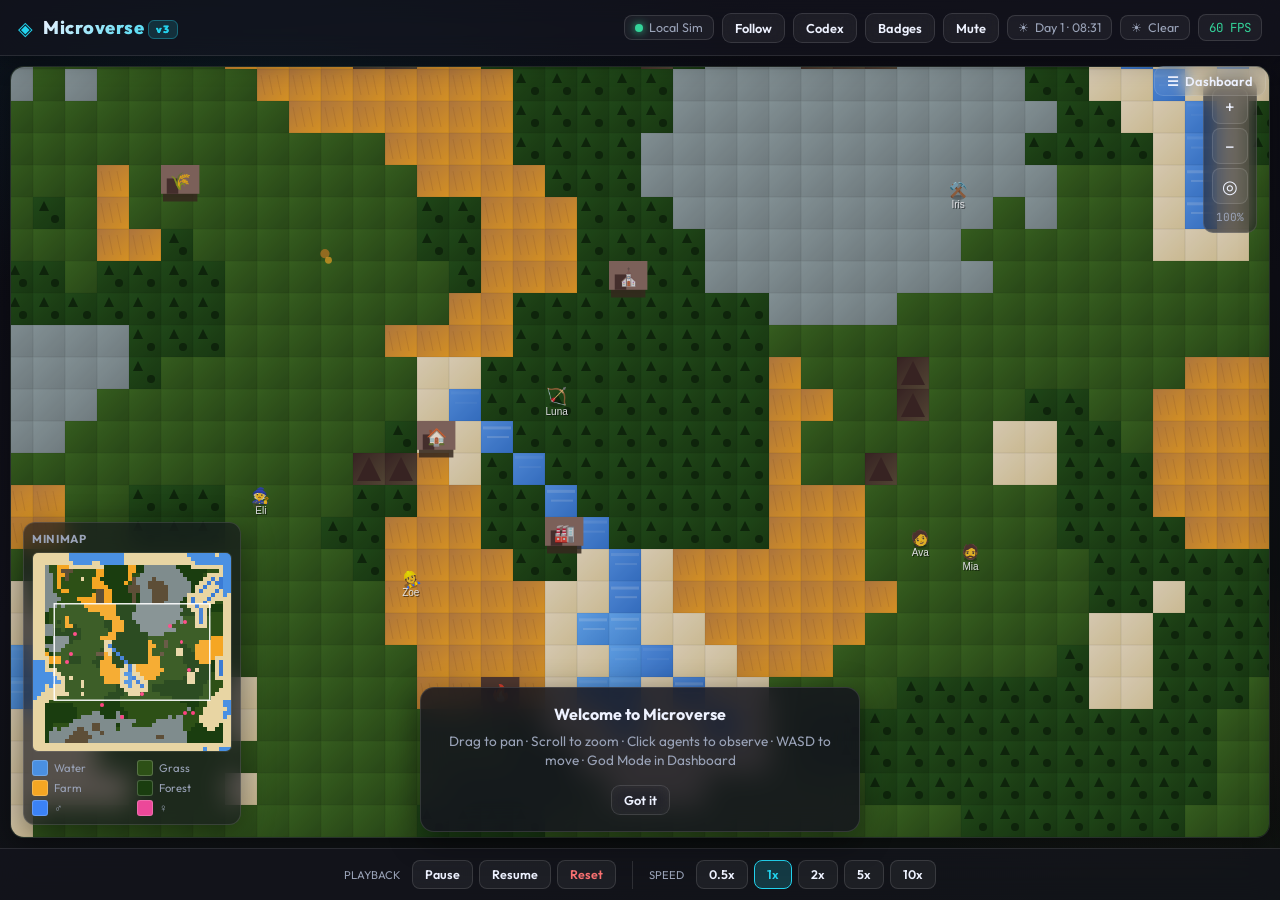
<file: microverse-frontend/index.html>
<!DOCTYPE html>
<html lang="en">
<head>
  <meta charset="UTF-8">
  <meta name="viewport" content="width=device-width, initial-scale=1.0, maximum-scale=1.0, user-scalable=no, viewport-fit=cover">
  <meta name="theme-color" content="#14141e">
  <title>Microverse — AI Civilization Simulation</title>
  <link rel="preconnect" href="https://fonts.googleapis.com">
  <link rel="preconnect" href="https://fonts.gstatic.com" crossorigin>
  <link href="https://fonts.googleapis.com/css2?family=Outfit:wght@400;600;700;800&family=JetBrains+Mono:wght@500&display=swap" rel="stylesheet">
  <link rel="stylesheet" href="style.css">
</head>
<body>
  <!-- Loading Screen -->
  <div id="loading-screen" aria-live="polite">
    <div class="loader-brand">MICROVERSE</div>
    <div class="loader-sub">Booting civilization systems…</div>
    <div class="loader-bar"><div id="loader-fill"></div></div>
    <div id="loader-pct">0%</div>
  </div>

  <!-- Glassmorphic Top Navbar -->
  <nav id="top-navbar" class="glass-nav" aria-label="Main navigation">
    <div class="nav-brand">
      <span class="nav-icon" aria-hidden="true">◈</span>
      <h1>Microverse <span class="nav-badge">v3</span></h1>
    </div>
    <div class="nav-tools">
      <div id="connection-status" class="nav-status" title="Simulation mode">
        <span id="status-dot" class="status-dot status-connected"></span>
        <span id="status-text">Local Sim</span>
      </div>
      <button id="follow-btn" class="glass-btn" title="Follow selected agent (F)">Follow</button>
      <button id="codex-btn" class="glass-btn" title="Open Codex">Codex</button>
      <button id="achievements-btn" class="glass-btn" title="Achievements">Badges</button>
      <button id="mute-btn" class="glass-btn" title="Toggle sound">Mute</button>
      <div id="world-clock" class="nav-clock" title="In-world time">
        <span id="clock-icon">☀</span>
        <span id="clock-text">Day 1 · 12:00</span>
      </div>
      <div id="world-weather" class="nav-weather" title="Weather">
        <span id="weather-icon">☁</span>
        <span id="weather-text">Clear</span>
      </div>
      <div id="fps-meter" class="nav-fps" title="Frames per second">60 FPS</div>
    </div>
  </nav>

  <button id="sidebar-toggle" class="glass-btn toggle-btn" aria-label="Toggle dashboard">
    <span class="tool-icon">☰</span>
    <span class="tool-text">Dashboard</span>
  </button>
  <div id="sidebar-backdrop"></div>

  <div id="app">
    <div id="game-wrapper">
      <div id="game-container">
        <canvas id="microverse-canvas" width="800" height="600"></canvas>
        <div id="zoom-controls">
          <button id="zoom-in-btn" title="Zoom In (+)">+</button>
          <button id="zoom-out-btn" title="Zoom Out (-)">−</button>
          <button id="zoom-center-btn" title="Center View">◎</button>
          <div id="zoom-level">100%</div>
        </div>
        <div id="minimap-container">
          <div id="minimap-header">Minimap</div>
          <canvas id="minimap-canvas" width="200" height="200"></canvas>
          <div id="minimap-legend">
            <span class="legend-item"><span class="legend-color" style="background:#4a90e2"></span>Water</span>
            <span class="legend-item"><span class="legend-color" style="background:#2d5016"></span>Grass</span>
            <span class="legend-item"><span class="legend-color" style="background:#f5a623"></span>Farm</span>
            <span class="legend-item"><span class="legend-color" style="background:#1a3d0f"></span>Forest</span>
            <span class="legend-item"><span class="legend-color" style="background:#3b82f6"></span>♂</span>
            <span class="legend-item"><span class="legend-color" style="background:#ec4899"></span>♀</span>
          </div>
        </div>
        <div id="tooltip" class="glass-tooltip" hidden></div>
      </div>
    </div>

    <aside id="sidebar" class="glass-drawer" aria-label="Dashboard">
      <div id="sidebar-header">
        <h2>Dashboard</h2>
        <button id="toggle-charts-btn" class="glass-btn" title="Toggle charts">Charts</button>
      </div>

      <div class="tabs-header">
        <button class="tab-btn active" data-tab="tab-overview">Overview</button>
        <button class="tab-btn" data-tab="tab-observer">Observer</button>
        <button class="tab-btn" data-tab="tab-godmode">God Mode</button>
      </div>

      <div id="charts-panel" class="collapsed">
        <div class="panel-header"><h3>Live Trends</h3></div>
        <div class="charts-grid">
          <div class="chart-card">
            <div class="chart-title">Population</div>
            <canvas id="chart-population" width="280" height="100"></canvas>
          </div>
          <div class="chart-card">
            <div class="chart-title">Happiness</div>
            <canvas id="chart-hunger" width="280" height="100"></canvas>
          </div>
          <div class="chart-card">
            <div class="chart-title">GDP</div>
            <canvas id="chart-wheat" width="280" height="100"></canvas>
          </div>
        </div>
      </div>

      <div id="tab-overview" class="tab-panel active">
        <div class="dashboard-grid">
          <div class="stat-card"><span class="label">Agents</span><span id="total-count" class="value">0</span></div>
          <div class="stat-card"><span class="label">Alive</span><span id="alive-count" class="value alive">0</span></div>
          <div class="stat-card"><span class="label">Season</span><span id="season-val" class="value">Spring</span></div>
          <div class="stat-card"><span class="label">Weather</span><span id="weather-val" class="value">Clear</span></div>
          <div class="stat-card"><span class="label">Wheat $</span><span id="wheat-price" class="value">1.0</span></div>
          <div class="stat-card"><span class="label">Wood $</span><span id="wood-price" class="value">1.0</span></div>
          <div class="stat-card"><span class="label">GDP</span><span id="gdp-val" class="value">0</span></div>
          <div class="stat-card"><span class="label">Happiness</span><span id="happy-val" class="value">0</span></div>
          <div class="stat-card"><span class="label">Tech</span><span id="tech-val" class="value">0</span></div>
          <div class="stat-card"><span class="label">Culture</span><span id="culture-val" class="value">0</span></div>
          <div class="stat-card"><span class="label">Tick</span><span id="tick-val" class="value">0</span></div>
          <div class="stat-card"><span class="label">Speed</span><span id="speed-val" class="value">1x</span></div>
        </div>
        <div id="event-log-section">
          <div id="event-log-header"><h3>Event Log</h3><button id="clear-log-btn" class="glass-btn">Clear</button></div>
          <ul id="event-log"></ul>
        </div>
      </div>

      <div id="tab-observer" class="tab-panel">
        <div id="observer-panel" class="observer-card">
          <h3 id="obs-name">Select an agent</h3>
          <p id="obs-thought" class="obs-thought">Click an agent on the map to observe their thoughts.</p>
          <div class="obs-needs" id="obs-needs"></div>
          <div class="obs-relations" id="obs-relations"></div>
          <div class="obs-memory" id="obs-memory"></div>
        </div>
      </div>

      <div id="tab-godmode" class="tab-panel">
        <div class="god-section">
          <h4 class="god-title">Weather</h4>
          <div class="god-btn-row">
            <button class="god-btn weather-btn" data-weather="clear">Clear</button>
            <button class="god-btn weather-btn" data-weather="rain">Rain</button>
            <button class="god-btn weather-btn" data-weather="snow">Snow</button>
            <button class="god-btn weather-btn" data-weather="storm">Storm</button>
            <button class="god-btn weather-btn" data-weather="fog">Fog</button>
          </div>
        </div>
        <div class="god-section">
          <h4 class="god-title">Seasons</h4>
          <div class="god-btn-row">
            <button class="god-btn season-btn" data-season="spring">Spring</button>
            <button class="god-btn season-btn" data-season="summer">Summer</button>
            <button class="god-btn season-btn" data-season="autumn">Autumn</button>
            <button class="god-btn season-btn" data-season="winter">Winter</button>
          </div>
        </div>
        <div class="god-section">
          <h4 class="god-title">Divine Acts</h4>
          <div class="god-btn-row">
            <button class="god-btn success" id="god-spawn">Spawn Agent</button>
            <button class="god-btn warn" id="god-disaster">Disaster</button>
            <button class="god-btn info" id="god-bless">Bless Selected</button>
            <button class="god-btn danger" id="god-curse">Curse Selected</button>
          </div>
        </div>
        <div class="god-section">
          <h4 class="god-title">Save / Load</h4>
          <div class="god-btn-row">
            <button class="god-btn" id="save-btn">Save Slot 0</button>
            <button class="god-btn" id="load-btn">Load Slot 0</button>
            <button class="god-btn" id="screenshot-btn">Screenshot</button>
          </div>
        </div>
        <div class="god-section">
          <h4 class="god-title">Creative</h4>
          <div class="god-btn-row">
            <button class="god-btn" id="new-world-btn">New World Seed</button>
            <button class="god-btn" id="challenge-btn">Daily Challenge</button>
            <button class="god-btn" id="director-btn">AI Director</button>
          </div>
        </div>
      </div>
    </aside>
  </div>

  <div id="control-panel">
    <div class="control-group">
      <span class="group-label">Playback</span>
      <button id="pause-btn" class="ctrl-btn">Pause</button>
      <button id="resume-btn" class="ctrl-btn">Resume</button>
      <button id="reset-btn" class="ctrl-btn danger">Reset</button>
    </div>
    <div class="divider"></div>
    <div class="control-group">
      <span class="group-label">Speed</span>
      <button class="speed-btn" data-speed="0.5">0.5x</button>
      <button class="speed-btn active" data-speed="1">1x</button>
      <button class="speed-btn" data-speed="2">2x</button>
      <button class="speed-btn" data-speed="5">5x</button>
      <button class="speed-btn" data-speed="10">10x</button>
    </div>
  </div>

  <!-- Codex -->
  <div id="codex-panel" class="glass-drawer" aria-label="Entity Codex" hidden>
    <div class="codex-header">
      <h3>Codex — <span id="codex-count">0</span> entities</h3>
      <button id="codex-close" class="glass-btn">✕</button>
    </div>
    <div id="codex-search">
      <input type="text" id="codex-filter" placeholder="Search entities…" autocomplete="off">
      <select id="codex-category">
        <option value="all">All</option>
        <option value="agents">Agents</option>
        <option value="wildlife">Wildlife</option>
        <option value="flora">Flora</option>
        <option value="structures">Structures</option>
        <option value="resources">Resources</option>
        <option value="events">Events</option>
      </select>
    </div>
    <div id="codex-grid"></div>
  </div>

  <!-- Achievements -->
  <div id="achievements-panel" class="glass-drawer" aria-label="Achievements" hidden>
    <div class="codex-header">
      <h3>Achievements</h3>
      <button id="achievements-close" class="glass-btn">✕</button>
    </div>
    <ul id="achievements-list"></ul>
  </div>

  <!-- Tutorial toast -->
  <div id="tutorial-toast" hidden>
    <strong>Welcome to Microverse</strong>
    <p>Drag to pan · Scroll to zoom · Click agents to observe · WASD to move · God Mode in Dashboard</p>
    <button id="tutorial-dismiss" class="glass-btn">Got it</button>
  </div>

  <script type="module" src="main.js"></script>
</body>
</html>
</file>
<file: microverse-frontend/style.css>
/* ============================================================
   MICROVERSE v3 — Glassmorphism + Atmosphere
   ============================================================ */

* { box-sizing: border-box; margin: 0; padding: 0; }

:root {
  --bg-deep: #0a0a12;
  --bg-glass: rgba(255, 255, 255, 0.05);
  --bg-glass-hover: rgba(255, 255, 255, 0.1);
  --border-glass: rgba(255, 255, 255, 0.12);
  --text-main: #eef2ff;
  --text-muted: #9aa3b8;
  --accent-cyan: #22d3ee;
  --accent-gold: #fbbf24;
  --accent-rose: #fb7185;
  --accent-emerald: #34d399;
  --nav-h: 56px;
  --ctrl-h: 52px;
  --shadow-glass: 0 8px 32px rgba(0, 0, 0, 0.45);
  --font-display: 'Outfit', 'Segoe UI', sans-serif;
  --font-mono: 'JetBrains Mono', ui-monospace, monospace;
}

html, body {
  height: 100%;
  width: 100%;
  overflow: hidden;
  font-family: var(--font-display);
  color: var(--text-main);
  background:
    radial-gradient(ellipse 80% 50% at 20% 10%, rgba(34, 211, 238, 0.08), transparent 50%),
    radial-gradient(ellipse 60% 40% at 90% 80%, rgba(251, 113, 133, 0.06), transparent 45%),
    linear-gradient(165deg, #0a0a12 0%, #12121c 50%, #0e1410 100%);
  -webkit-font-smoothing: antialiased;
  user-select: none;
}

#loading-screen {
  position: fixed; inset: 0; z-index: 9999;
  display: flex; flex-direction: column; align-items: center; justify-content: center;
  background: radial-gradient(circle at 50% 40%, #1a1a28, #06060c);
  transition: opacity 0.5s ease, visibility 0.5s;
}
#loading-screen.hide { opacity: 0; visibility: hidden; pointer-events: none; }
.loader-brand {
  font-size: clamp(2rem, 6vw, 3.2rem); font-weight: 800; letter-spacing: 0.35em;
  background: linear-gradient(135deg, var(--accent-cyan), var(--accent-gold));
  -webkit-background-clip: text; background-clip: text; color: transparent;
  animation: brandPulse 2s ease-in-out infinite;
}
.loader-sub { margin-top: 12px; color: var(--text-muted); font-size: 0.95rem; letter-spacing: 0.08em; }
.loader-bar {
  width: min(320px, 70vw); height: 6px; margin-top: 28px;
  background: rgba(255,255,255,0.08); border-radius: 99px; overflow: hidden;
}
#loader-fill {
  height: 100%; width: 0%;
  background: linear-gradient(90deg, var(--accent-cyan), var(--accent-gold));
  transition: width 0.2s ease; border-radius: 99px;
}
#loader-pct { margin-top: 10px; font-family: var(--font-mono); font-size: 0.8rem; color: var(--text-muted); }
@keyframes brandPulse { 0%,100%{opacity:1;transform:scale(1)} 50%{opacity:0.85;transform:scale(1.02)} }

.glass-nav {
  position: fixed; top: 0; left: 0; right: 0; height: var(--nav-h); z-index: 200;
  display: flex; align-items: center; justify-content: space-between;
  padding: 0 18px;
  background: rgba(20, 20, 30, 0.6);
  backdrop-filter: blur(12px);
  -webkit-backdrop-filter: blur(12px);
  border-bottom: 1px solid rgba(255, 255, 255, 0.1);
  box-shadow: 0 4px 24px rgba(0, 0, 0, 0.35);
}
.nav-brand { display: flex; align-items: center; gap: 10px; }
.nav-brand .nav-icon { color: var(--accent-cyan); font-size: 1.2rem; }
.nav-brand h1 {
  font-size: 1.15rem; font-weight: 800; letter-spacing: 0.04em;
  background: linear-gradient(135deg, #eef2ff, var(--accent-cyan));
  -webkit-background-clip: text; background-clip: text; color: transparent;
}
.nav-badge {
  font-size: 0.65rem; padding: 2px 7px; border-radius: 6px;
  background: rgba(34, 211, 238, 0.15); color: var(--accent-cyan);
  border: 1px solid rgba(34, 211, 238, 0.35); vertical-align: middle;
}
.nav-tools { display: flex; align-items: center; gap: 8px; flex-wrap: wrap; justify-content: flex-end; }
.nav-status, .nav-clock, .nav-weather, .nav-fps {
  display: inline-flex; align-items: center; gap: 6px;
  padding: 4px 10px; background: var(--bg-glass); border-radius: 8px;
  font-size: 0.78rem; border: 1px solid var(--border-glass); color: var(--text-muted);
}
.nav-fps { font-family: var(--font-mono); color: var(--accent-emerald); }
.status-dot { width: 8px; height: 8px; border-radius: 50%; }
.status-connected { background: var(--accent-emerald); box-shadow: 0 0 8px var(--accent-emerald); }
.status-connecting { background: var(--accent-gold); animation: pulse 1.2s infinite; }
.status-disconnected { background: #ef4444; }
@keyframes pulse { 0%,100%{opacity:1} 50%{opacity:0.4} }

.glass-btn {
  display: inline-flex; align-items: center; gap: 6px;
  padding: 6px 12px; border-radius: 9px; border: 1px solid var(--border-glass);
  background: var(--bg-glass); color: var(--text-main); cursor: pointer;
  font-family: var(--font-display); font-size: 0.8rem; font-weight: 600;
  transition: background 0.18s, border-color 0.18s, transform 0.15s;
  backdrop-filter: blur(8px);
}
.glass-btn:hover { background: var(--bg-glass-hover); border-color: rgba(255,255,255,0.25); transform: translateY(-1px); }
.glass-btn.active { background: rgba(34, 211, 238, 0.2); border-color: var(--accent-cyan); color: #fff; }

.toggle-btn {
  position: fixed; top: calc(var(--nav-h) + 10px); right: 14px; z-index: 150;
}
#sidebar-backdrop {
  display: none; position: fixed; inset: 0; background: rgba(0,0,0,0.45); z-index: 90;
}
#sidebar-backdrop.show { display: block; }

#app {
  position: fixed;
  top: var(--nav-h); left: 0; right: 0; bottom: var(--ctrl-h);
  display: flex; padding: 10px; gap: 10px; overflow: hidden;
}
#game-wrapper {
  flex: 1; min-width: 0; min-height: 0;
  display: flex; flex-direction: column;
}
#game-container {
  position: relative; flex: 1; min-height: 0; width: 100%;
  background: linear-gradient(145deg, rgba(10, 26, 14, 0.9), rgba(6, 12, 11, 0.95));
  border: 1px solid var(--border-glass);
  border-radius: 14px;
  overflow: hidden;
  box-shadow: var(--shadow-glass), inset 0 0 80px rgba(0,0,0,0.4);
  cursor: grab;
}
#game-container.panning { cursor: grabbing; }
#microverse-canvas {
  display: block; width: 100%; height: 100%;
  touch-action: none;
}

#zoom-controls {
  position: absolute; top: 12px; right: 12px; z-index: 20;
  display: flex; flex-direction: column; gap: 4px; align-items: center;
  padding: 8px; background: rgba(20,20,30,0.55); backdrop-filter: blur(10px);
  border: 1px solid var(--border-glass); border-radius: 10px;
}
#zoom-controls button {
  width: 36px; height: 36px; border: 1px solid var(--border-glass); border-radius: 8px;
  background: var(--bg-glass); color: var(--text-main); cursor: pointer; font-size: 1.1rem;
  font-family: var(--font-display); transition: background 0.15s;
}
#zoom-controls button:hover { background: var(--bg-glass-hover); }
#zoom-level { font-family: var(--font-mono); font-size: 0.7rem; color: var(--text-muted); margin-top: 2px; }

#minimap-container {
  position: absolute; left: 12px; bottom: 12px; z-index: 20;
  padding: 8px; background: rgba(20,20,30,0.65); backdrop-filter: blur(12px);
  border: 1px solid var(--border-glass); border-radius: 12px;
  box-shadow: var(--shadow-glass);
}
#minimap-header {
  font-size: 0.72rem; font-weight: 700; letter-spacing: 0.06em;
  color: var(--text-muted); margin-bottom: 6px; text-transform: uppercase;
}
#minimap-canvas {
  display: block; width: 200px; height: 200px;
  border-radius: 6px; border: 1px solid rgba(255,255,255,0.1);
  cursor: crosshair; image-rendering: pixelated;
}
#minimap-legend {
  display: grid; grid-template-columns: 1fr 1fr; gap: 4px 10px; margin-top: 8px;
}
.legend-item {
  display: flex; align-items: center; gap: 6px;
  font-size: 0.7rem; color: var(--text-muted);
}
.legend-color {
  width: 16px; height: 16px; border-radius: 3px;
  border: 1px solid rgba(255,255,255,0.2); flex-shrink: 0;
}

.glass-drawer {
  position: fixed; right: 0; top: var(--nav-h); bottom: var(--ctrl-h);
  width: min(380px, 92vw);
  background: rgba(20, 20, 30, 0.72);
  backdrop-filter: blur(16px); -webkit-backdrop-filter: blur(16px);
  border-left: 1px solid rgba(255,255,255,0.1);
  border-radius: 16px 0 0 16px;
  box-shadow: -12px 0 40px rgba(0,0,0,0.5);
  transform: translateX(105%);
  transition: transform 0.32s cubic-bezier(0.22, 1, 0.36, 1);
  z-index: 100; overflow-y: auto; padding: 14px;
}
.glass-drawer.open { transform: translateX(0); }
.glass-drawer[hidden] { display: none !important; }
#sidebar-header { display: flex; justify-content: space-between; align-items: center; margin-bottom: 12px; }
#sidebar-header h2 { font-size: 1.05rem; font-weight: 700; }

.tabs-header { display: flex; gap: 6px; margin-bottom: 12px; flex-wrap: wrap; }
.tab-btn {
  flex: 1; min-width: 80px; padding: 8px; border-radius: 8px; border: 1px solid var(--border-glass);
  background: transparent; color: var(--text-muted); cursor: pointer;
  font-family: var(--font-display); font-size: 0.78rem; font-weight: 600; transition: all 0.18s;
}
.tab-btn:hover { background: var(--bg-glass); color: var(--text-main); }
.tab-btn.active { background: rgba(34,211,238,0.15); color: var(--accent-cyan); border-color: rgba(34,211,238,0.4); }
.tab-panel { display: none; }
.tab-panel.active { display: block; animation: fadeIn 0.25s ease; }

.dashboard-grid {
  display: grid; grid-template-columns: repeat(3, 1fr); gap: 8px; margin-bottom: 14px;
}
.stat-card {
  padding: 10px; background: var(--bg-glass); border: 1px solid var(--border-glass);
  border-radius: 10px; display: flex; flex-direction: column; gap: 4px;
  transition: transform 0.15s, border-color 0.15s;
}
.stat-card:hover { transform: translateY(-2px); border-color: rgba(255,255,255,0.22); }
.stat-card .label { font-size: 0.68rem; color: var(--text-muted); text-transform: uppercase; letter-spacing: 0.04em; }
.stat-card .value { font-size: 1.05rem; font-weight: 700; font-family: var(--font-mono); }
.stat-card .value.alive { color: var(--accent-emerald); }

#charts-panel { margin-bottom: 12px; overflow: hidden; max-height: 400px; transition: max-height 0.3s; }
#charts-panel.collapsed { max-height: 0; opacity: 0; pointer-events: none; }
.charts-grid { display: flex; flex-direction: column; gap: 8px; }
.chart-card {
  padding: 8px; background: var(--bg-glass); border: 1px solid var(--border-glass); border-radius: 10px;
}
.chart-title { font-size: 0.72rem; color: var(--text-muted); margin-bottom: 4px; }
.chart-card canvas { width: 100% !important; height: 80px !important; }

#event-log-section { margin-top: 8px; }
#event-log-header { display: flex; justify-content: space-between; align-items: center; margin-bottom: 8px; }
#event-log-header h3 { font-size: 0.9rem; }
#event-log {
  list-style: none; max-height: 220px; overflow-y: auto;
  scrollbar-width: thin; scrollbar-color: rgba(255,255,255,0.15) transparent;
}
#event-log li {
  padding: 7px 10px; margin-bottom: 4px; border-radius: 7px; font-size: 0.78rem;
  border-left: 3px solid var(--accent-cyan); background: rgba(255,255,255,0.03);
  animation: slideIn 0.25s ease; line-height: 1.4;
}
@keyframes slideIn { from{opacity:0;transform:translateX(8px)} to{opacity:1;transform:none} }
@keyframes fadeIn { from{opacity:0} to{opacity:1} }

.observer-card {
  padding: 14px; background: var(--bg-glass); border: 1px solid var(--border-glass); border-radius: 12px;
}
.obs-thought {
  margin: 10px 0; padding: 10px; border-radius: 8px;
  background: rgba(34,211,238,0.08); border: 1px solid rgba(34,211,238,0.2);
  font-style: italic; color: var(--text-muted); font-size: 0.88rem; line-height: 1.45;
}
.obs-needs { display: flex; flex-direction: column; gap: 6px; margin: 12px 0; }
.need-row { display: flex; align-items: center; gap: 8px; font-size: 0.78rem; }
.need-row .bar-bg {
  flex: 1; height: 8px; background: rgba(255,255,255,0.08); border-radius: 4px; overflow: hidden;
}
.need-row .bar-fill { height: 100%; border-radius: 4px; transition: width 0.3s; }

.god-section { margin-bottom: 16px; }
.god-title { font-size: 0.85rem; margin-bottom: 8px; color: var(--accent-gold); }
.god-btn-row { display: flex; flex-wrap: wrap; gap: 6px; }
.god-btn {
  padding: 8px 12px; border-radius: 8px; border: 1px solid var(--border-glass);
  background: var(--bg-glass); color: var(--text-main); cursor: pointer;
  font-family: var(--font-display); font-size: 0.78rem; font-weight: 600; transition: all 0.15s;
}
.god-btn:hover { transform: translateY(-1px); border-color: rgba(255,255,255,0.3); }
.god-btn.success { border-color: rgba(52,211,153,0.4); color: var(--accent-emerald); }
.god-btn.warn { border-color: rgba(251,191,36,0.4); color: var(--accent-gold); }
.god-btn.danger { border-color: rgba(239,68,68,0.4); color: #f87171; }
.god-btn.info { border-color: rgba(34,211,238,0.4); color: var(--accent-cyan); }

#control-panel {
  position: fixed; left: 0; right: 0; bottom: 0; height: var(--ctrl-h); z-index: 180;
  display: flex; align-items: center; justify-content: center; gap: 16px;
  background: rgba(20, 20, 30, 0.6);
  backdrop-filter: blur(12px); -webkit-backdrop-filter: blur(12px);
  border-top: 1px solid rgba(255,255,255,0.1);
  padding: 0 16px;
}
.control-group { display: flex; align-items: center; gap: 6px; }
.group-label { font-size: 0.7rem; color: var(--text-muted); text-transform: uppercase; margin-right: 6px; }
.ctrl-btn, .speed-btn {
  padding: 6px 12px; border-radius: 8px; border: 1px solid var(--border-glass);
  background: var(--bg-glass); color: var(--text-main); cursor: pointer;
  font-family: var(--font-display); font-size: 0.78rem; font-weight: 600; transition: all 0.15s;
}
.ctrl-btn:hover, .speed-btn:hover { background: var(--bg-glass-hover); }
.ctrl-btn.danger { color: #f87171; }
.speed-btn.active { background: rgba(34,211,238,0.2); border-color: var(--accent-cyan); color: var(--accent-cyan); }
.divider { width: 1px; height: 28px; background: var(--border-glass); }

.codex-header { display: flex; justify-content: space-between; align-items: center; margin-bottom: 12px; }
#codex-search { display: flex; gap: 8px; margin-bottom: 12px; }
#codex-filter, #codex-category {
  flex: 1; padding: 8px 12px; border-radius: 8px; border: 1px solid var(--border-glass);
  background: var(--bg-glass); color: var(--text-main); font-family: var(--font-display); font-size: 0.85rem; outline: none;
}
#codex-filter:focus { border-color: var(--accent-cyan); }
#codex-grid {
  display: grid; grid-template-columns: repeat(auto-fill, minmax(140px, 1fr)); gap: 8px;
  max-height: calc(100vh - var(--nav-h) - var(--ctrl-h) - 120px); overflow-y: auto;
}
.codex-card {
  padding: 10px; background: var(--bg-glass); border: 1px solid var(--border-glass);
  border-radius: 10px; transition: transform 0.15s, border-color 0.15s;
}
.codex-card:hover { transform: translateY(-2px); border-color: rgba(255,255,255,0.25); }
.codex-card h4 { font-size: 0.85rem; margin-bottom: 4px; }
.codex-card .entity-meta { font-size: 0.7rem; color: var(--text-muted); }
.stat-pill {
  display: inline-block; padding: 2px 6px; margin: 2px 2px 0 0;
  background: rgba(255,255,255,0.05); border-radius: 4px; font-size: 0.65rem;
  border: 1px solid rgba(255,255,255,0.08); color: var(--text-muted);
}

#achievements-list { list-style: none; }
#achievements-list li {
  padding: 12px; margin-bottom: 8px; border-radius: 10px;
  background: var(--bg-glass); border: 1px solid var(--border-glass);
  display: flex; gap: 12px; align-items: center;
}
#achievements-list li.locked { opacity: 0.45; }
#achievements-list .ach-icon { font-size: 1.5rem; }
#achievements-list .ach-title { font-weight: 700; font-size: 0.9rem; }
#achievements-list .ach-desc { font-size: 0.75rem; color: var(--text-muted); }

#tutorial-toast {
  position: fixed; bottom: calc(var(--ctrl-h) + 16px); left: 50%; transform: translateX(-50%);
  z-index: 250; max-width: min(440px, 92vw); padding: 16px 20px;
  background: rgba(20,20,30,0.85); backdrop-filter: blur(14px);
  border: 1px solid var(--border-glass); border-radius: 14px; box-shadow: var(--shadow-glass);
  text-align: center; animation: fadeIn 0.4s ease;
}
#tutorial-toast[hidden] { display: none; }
#tutorial-toast p { margin: 8px 0 14px; color: var(--text-muted); font-size: 0.85rem; line-height: 1.45; }

.glass-tooltip {
  position: absolute; z-index: 50; padding: 6px 10px; pointer-events: none;
  background: rgba(20,20,30,0.92); backdrop-filter: blur(8px);
  border: 1px solid var(--border-glass); border-radius: 8px;
  font-size: 0.75rem; color: var(--text-main); white-space: nowrap;
}

@media (max-width: 900px) {
  .nav-tools .nav-clock, .nav-tools .nav-weather { display: none; }
  .dashboard-grid { grid-template-columns: repeat(2, 1fr); }
  #minimap-canvas { width: 140px; height: 140px; }
  #minimap-container { transform: scale(0.92); transform-origin: bottom left; }
}
@media (max-width: 600px) {
  .nav-brand h1 { font-size: 0.95rem; }
  .nav-badge { display: none; }
  #minimap-legend { display: none; }
  #control-panel { gap: 8px; overflow-x: auto; justify-content: flex-start; }
  .group-label { display: none; }
}
</file>
